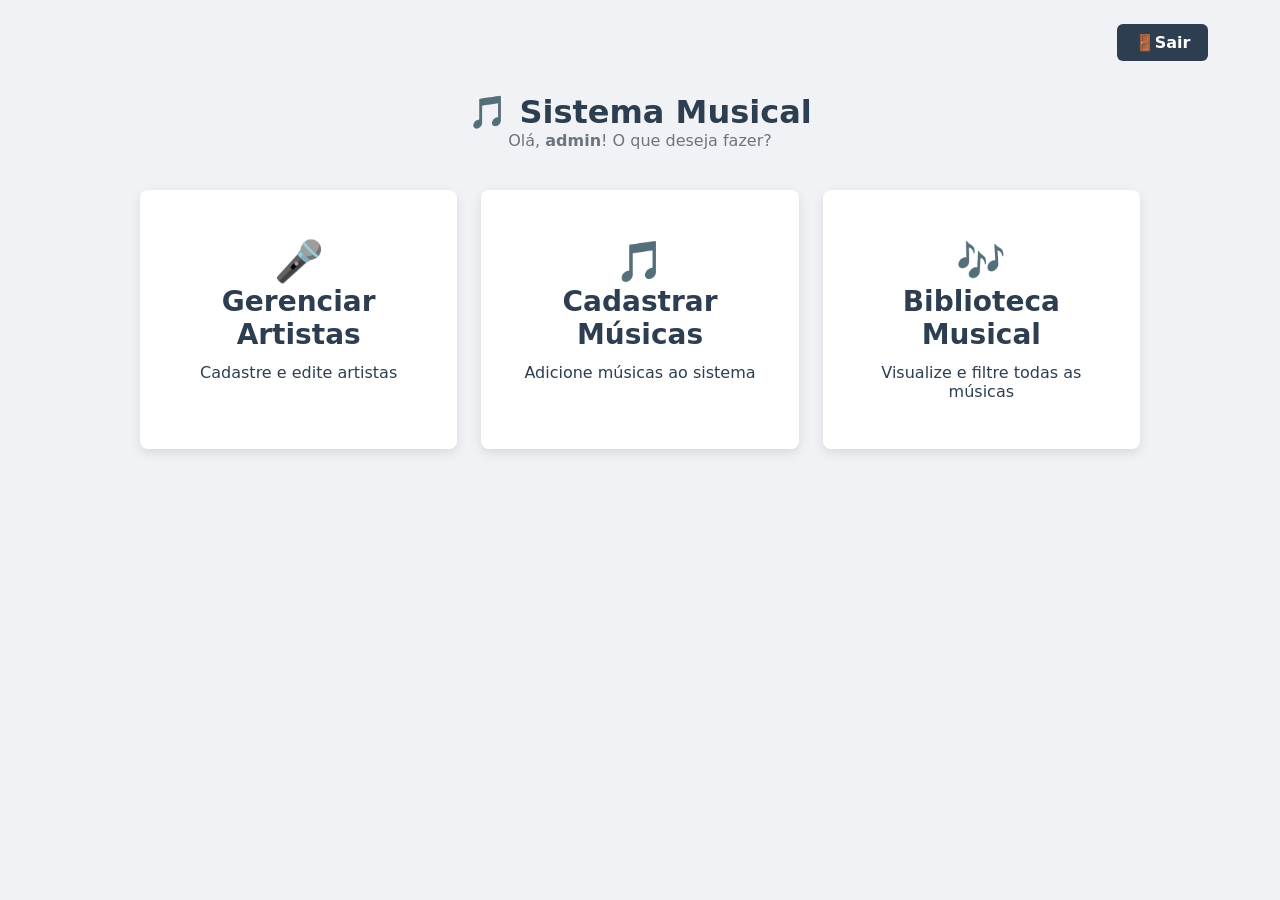
<file: index.html>
<!doctype html>
<html lang="pt-BR">
  <head>
    <meta charset="UTF-8" />
    <meta name="viewport" content="width=device-width, initial-scale=1.0" />
    <title>Sistema Musical</title>
    <link rel="shortcut icon" href="favicon.ico" type="image/x-icon" />
    <link rel="stylesheet" href="styles.css" />
  </head>
  <body>
    <div class="container">
      <div class="topbar">
        <a href="login.html" class="btn-back">🚪Sair</a>
      </div>

      <div class="page-header">
        <h1>🎵 Sistema Musical</h1>
        <p>Olá, <strong>admin</strong>! O que deseja fazer?</p>
      </div>

      <div class="menu-grid">
        <div class="menu-card">
          <a href="cadastro_artista.html">
            <div class="menu-icon">🎤</div>
            <h2>Gerenciar Artistas</h2>
            <p>Cadastre e edite artistas</p>
          </a>
        </div>

        <div class="menu-card">
          <a href="cadastro_musica.html">
            <div class="menu-icon">🎵</div>
            <h2>Cadastrar Músicas</h2>
            <p>Adicione músicas ao sistema</p>
          </a>
        </div>

        <div class="menu-card">
          <a href="listagem_musicas.html">
            <div class="menu-icon">🎶</div>
            <h2>Biblioteca Musical</h2>
            <p>Visualize e filtre todas as músicas</p>
          </a>
        </div>
      </div>
    </div>
  </body>
</html>
</file>
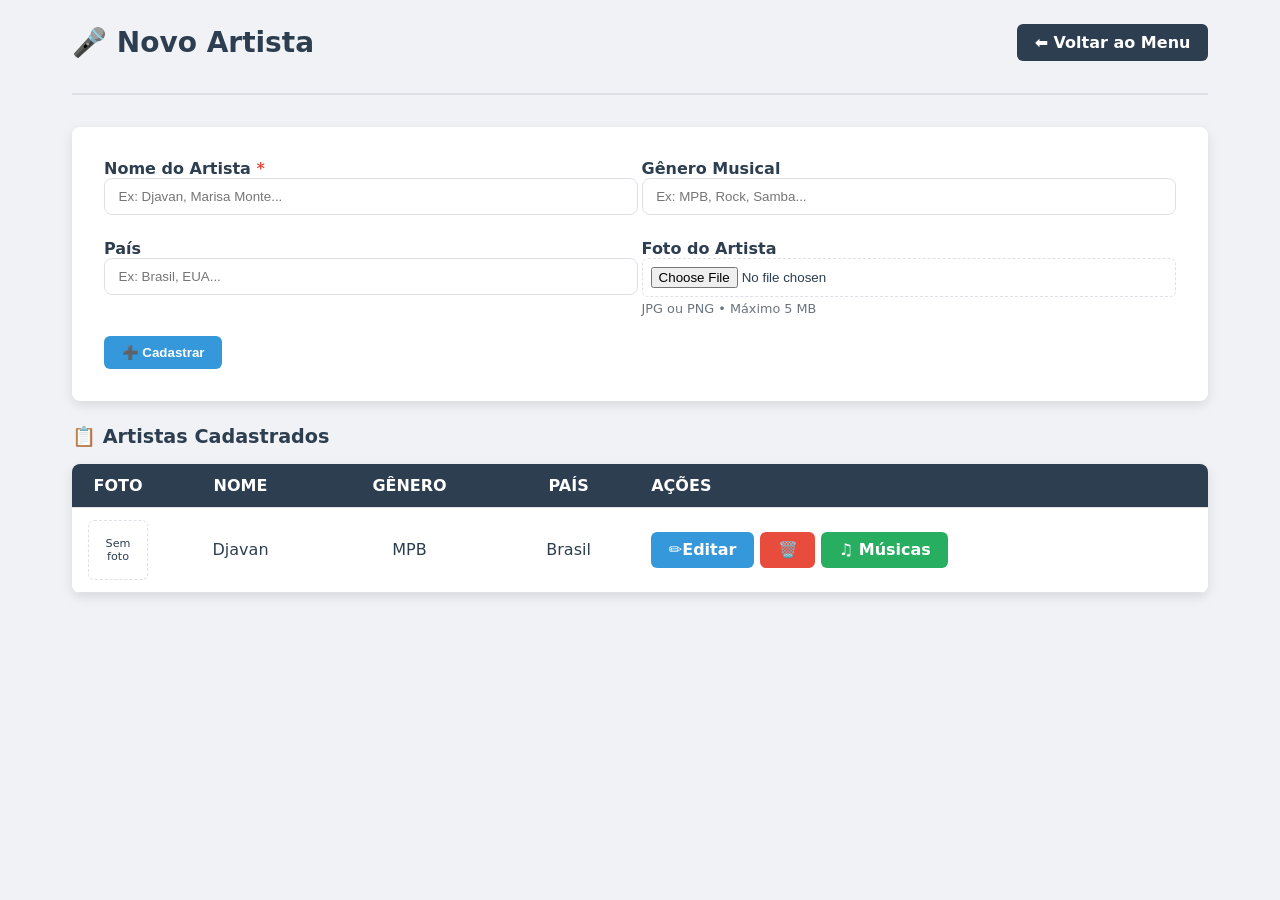
<file: cadastro_artista.html>
<!doctype html>
<html lang="pt-BR">
  <head>
    <meta charset="UTF-8" />
    <meta name="viewport" content="width=device-width, initial-scale=1.0" />
    <title>Novo Artista</title>
    <link rel="shortcut icon" href="favicon.ico" type="image/x-icon" />
    <link rel="stylesheet" href="styles.css" />
  </head>
  <body>
    <div class="container">
      <div class="page-header-bar">
        <h2>🎤 Novo Artista</h2>
        <div class="header-actions">
          <a href="index.html" class="btn-back">⬅ Voltar ao Menu</a>
        </div>
      </div>

      <form method="post" action="#" enctype="multipart/form-data">
        <div class="form-grid">
          <div class="form-group">
            <label for="nome"
              >Nome do Artista <span style="color: var(--red)">*</span></label
            >
            <input
              type="text"
              name="nome"
              id="nome"
              required
              placeholder="Ex: Djavan, Marisa Monte..."
            />
          </div>

          <div class="form-group">
            <label for="genero">Gênero Musical</label>
            <input
              type="text"
              name="genero"
              id="genero"
              required
              placeholder="Ex: MPB, Rock, Samba..."
            />
          </div>

          <div class="form-group">
            <label for="pais">País</label>
            <input
              type="text"
              name="pais"
              id="pais"
              required
              placeholder="Ex: Brasil, EUA..."
            />
          </div>

          <div class="form-group">
            <label for="imagem">Foto do Artista</label>
            <input type="file" name="imagem" id="imagem" accept="image/*" />
            <small>JPG ou PNG • Máximo 5 MB</small>
          </div>
        </div>
        <button class="btn-primary">➕ Cadastrar</button>
      </form>

      <h3>📋 Artistas Cadastrados</h3>

      <div class="table-container">
        <!-- TABELA FAZER NO BACKEND -->
        <table>
          <thead>
            <tr>
              <th class="col-foto">Foto</th>
              <th>Nome</th>
              <th>Gênero</th>
              <th>País</th>
              <th class="col-acoes">Ações</th>
            </tr>
          </thead>

          <tbody>
            <tr>
              <td>
                <div class="no-image">Sem<br />foto</div>
              </td>
              <td>Djavan</td>
              <td>MPB</td>
              <td>Brasil</td>
              <td>
                <div class="action-buttons">
                  <a href="#" class="btn-edit">✏️Editar</a>
                  <a href="#" class="btn-delete">🗑️</a>
                  <a href="cadastro_musica.html" class="btn-music">♫ Músicas</a>
                </div>
              </td>
            </tr>
          </tbody>
        </table>
      </div>
    </div>
  </body>
</html>
</file>
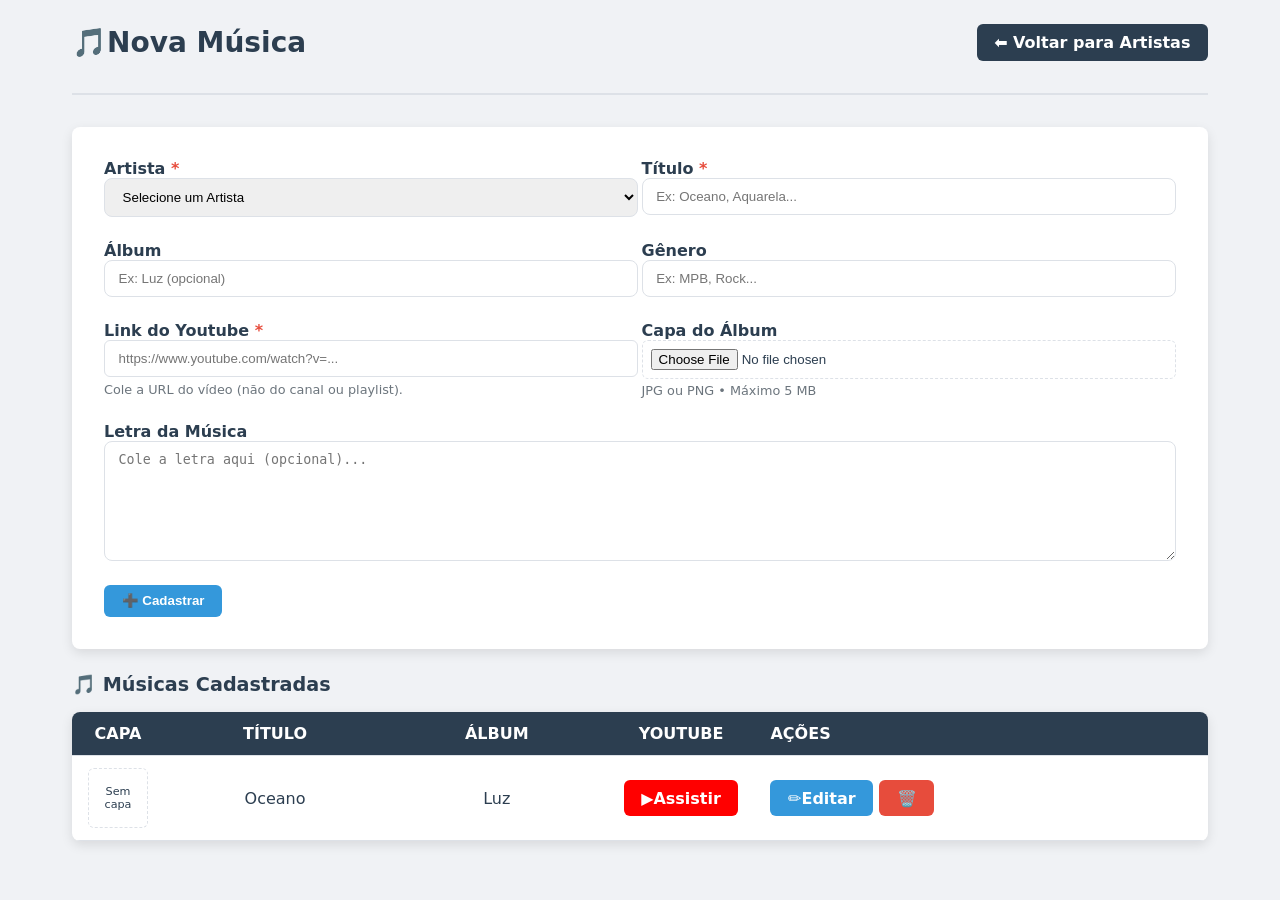
<file: cadastro_musica.html>
<!doctype html>
<html lang="pt-BR">
  <head>
    <meta charset="UTF-8" />
    <meta name="viewport" content="width=device-width, initial-scale=1.0" />
    <title>Nova Música</title>
    <link rel="shortcut icon" href="favicon.ico" type="image/x-icon" />
    <link rel="stylesheet" href="styles.css" />
  </head>
  <body>
    <div class="container">
      <div class="page-header-bar">
        <h2>🎵Nova Música</h2>
        <div class="header-actions">
          <a href="cadastro_artista.html" class="btn-back"
            >⬅ Voltar para Artistas</a
          >
        </div>
      </div>

      <form action="#" method="post" enctype="multipart/form-data">
        <div class="form-grid">
          <div class="form-group">
            <label for="artista_id"
              >Artista <span style="color: var(--red)">*</span></label
            >
            <select name="artista_id" id="artista_id" required>
              <option value="">Selecione um Artista</option>
              <option value="1">Djavan</option>
              <option value="2">Emicida</option>
            </select>
          </div>

          <div class="form-group">
            <label for="titulo"
              >Título <span style="color: var(--red)">*</span></label
            >
            <input
              type="text"
              name="titulo"
              id="titulo"
              placeholder="Ex: Oceano, Aquarela..."
              required
            />
          </div>

          <div class="form-group">
            <label for="album">Álbum</label>
            <input
              type="text"
              name="album"
              id="album"
              placeholder="Ex: Luz (opcional)"
            />
          </div>

          <div class="form-group">
            <label for="genereo">Gênero</label>
            <input
              type="text"
              name="genero"
              id="genero"
              placeholder="Ex: MPB, Rock..."
            />
          </div>

          <div class="form-group">
            <label for="youtube_link"
              >Link do Youtube <span style="color: var(--red)">*</span></label
            >
            <input
              type="url"
              name="youtube_link"
              id="youtube_link"
              placeholder="https://www.youtube.com/watch?v=..."
              required
            />
            <small>Cole a URL do vídeo (não do canal ou playlist).</small>
          </div>

          <div class="form-group">
            <label for="imagem_capa">Capa do Álbum</label>
            <input type="file" id="imagem_capa" accept="image/*" />
            <small>JPG ou PNG • Máximo 5 MB</small>
          </div>

          <div class="form-group full">
            <label for="letra">Letra da Música</label>
            <textarea
              name="letra"
              id="letra"
              placeholder="Cole a letra aqui (opcional)..."
            ></textarea>
          </div>
        </div>
        <button class="btn-primary">➕ Cadastrar</button>
      </form>

      <h3>🎵 Músicas Cadastradas</h3>
      <div class="table-container">
        <table>
          <thead>
            <tr>
              <th class="col-capa">Capa</th>
              <th>Título</th>
              <th>Álbum</th>
              <th class="col-youtube">YouTube</th>
              <th class="col-acoes">Ações</th>
            </tr>
          </thead>
          <tbody>
            <tr>
              <td>
                <div class="no-image">Sem<br />capa</div>
              </td>
              <td>Oceano</td>
              <td>Luz</td>
              <td>
                <a href="#" target="_blank" class="btn-youtube">▶Assistir</a>
              </td>
              <td>
                <div class="action-buttons">
                  <a href="#" class="btn-edit">✏️Editar</a>
                  <a href="#" class="btn-delete">️🗑️</a>
                </div>
              </td>
            </tr>
          </tbody>
        </table>
      </div>
    </div>
  </body>
</html>
</file>
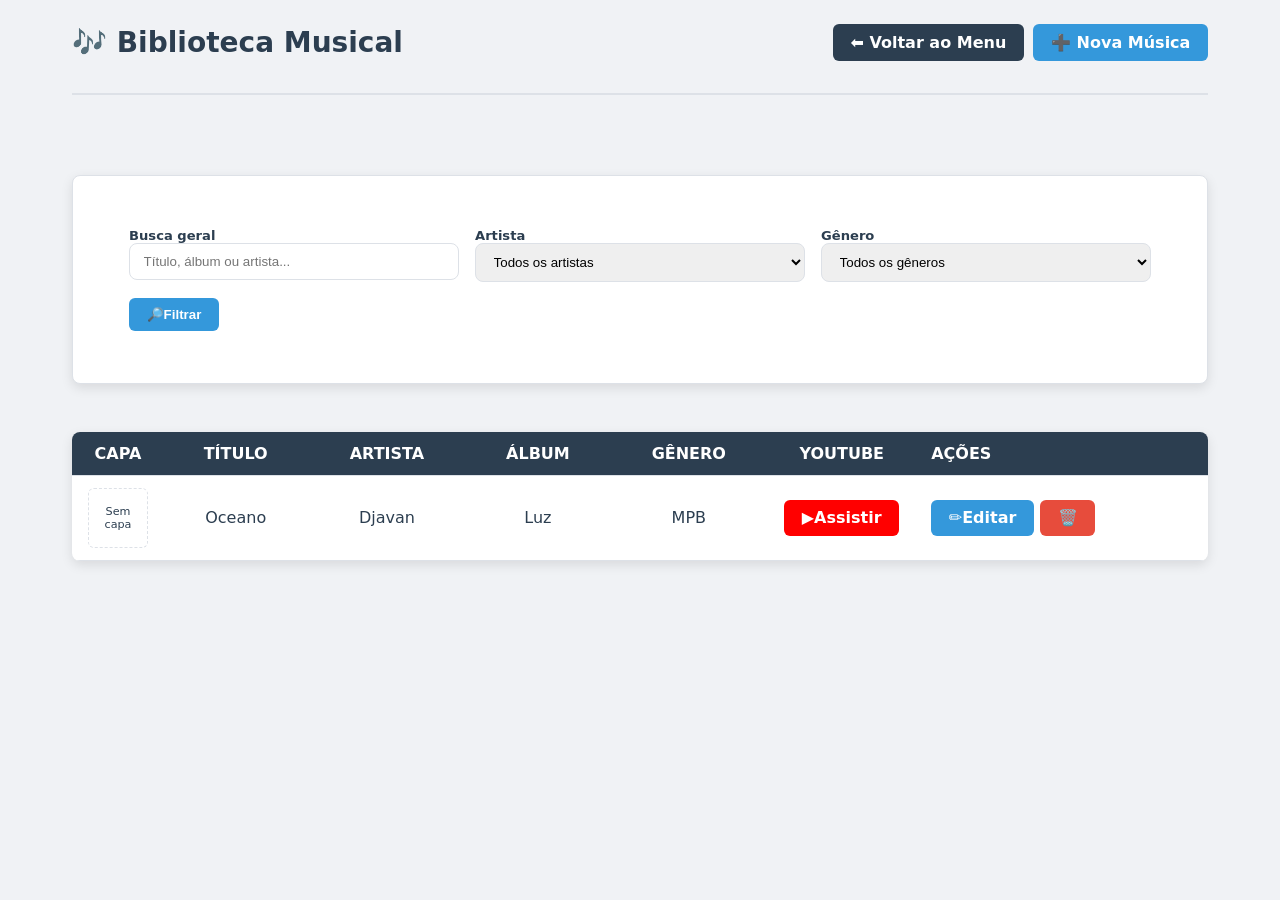
<file: listagem_musicas.html>
<!doctype html>
<html lang="pt-BR">
  <head>
    <meta charset="UTF-8" />
    <meta name="viewport" content="width=device-width, initial-scale=1.0" />
    <title>Biblioteca Musical</title>
    <link rel="shortcut icon" href="favicon.ico" type="image/x-icon" />
    <link rel="stylesheet" href="styles.css" />
  </head>
  <body>
    <div class="container listagem-musicas">
      <div class="page-header-bar">
        <h2>🎶 Biblioteca Musical</h2>
        <div class="header-actions">
          <a href="index.html" class="btn-back">⬅ Voltar ao Menu</a>
          <a href="cadastro_musica.html" class="btn-primary">➕ Nova Música</a>
        </div>
      </div>

      <div class="filters">
        <form method="get" class="filter-form" action="#">
          <div class="filter-group">
            <div class="filter-item">
              <label for="busca">Busca geral</label>
              <input
                type="text"
                name="busca"
                id="busca"
                placeholder="Título, álbum ou artista..."
              />
            </div>

            <div class="filter-item">
              <label for="artista">Artista</label>
              <select name="artista" id="artista">
                <option value="">Todos os artistas</option>
                <option value="1">Djavan</option>
              </select>
            </div>

            <div class="filter-item">
              <label for="genero">Gênero</label>
              <select name="genero" id="genero">
                <option value="">Todos os gêneros</option>
                <option value="1">Sertanejo</option>
              </select>
            </div>
          </div>
          <div class="filter-actions">
            <button type="submit" class="btn-primary">🔎Filtrar</button>
          </div>
        </form>
      </div>
      <div class="table-container">
        <table>
          <thead>
            <tr>
              <th class="col-capa">Capa</th>
              <th>Título</th>
              <th>Artista</th>
              <th>Álbum</th>
              <th>Gênero</th>
              <th class="col-youtube">YouTube</th>
              <th class="col-acoes">Ações</th>
            </tr>
          </thead>

          <tbody>
            <tr>
              <td>
                <div class="no-image">Sem<br />capa</div>
              </td>
              <td>Oceano</td>
              <td>Djavan</td>
              <td>Luz</td>
              <td>MPB</td>
              <td>
                <a href="#" target="_blank" class="btn-youtube">▶Assistir</a>
              </td>
              <td>
                <div class="action-buttons">
                  <a href="#" class="btn-edit">✏️Editar</a>
                  <a href="#" class="btn-delete">🗑️</a>
                </div>
              </td>
            </tr>
          </tbody>
        </table>
      </div>
    </div>
  </body>
</html>
</file>
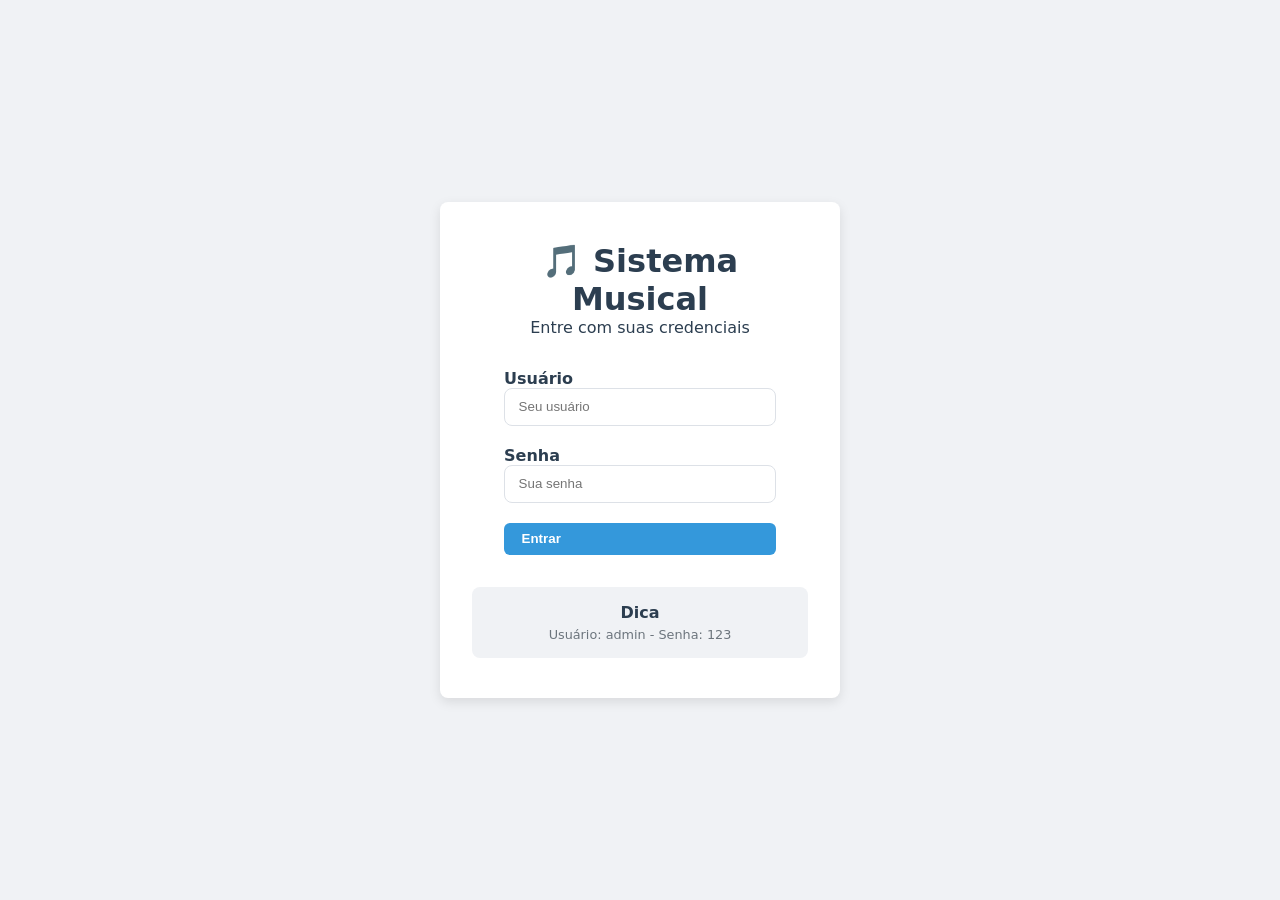
<file: login.html>
<!-- FEITO POR: Thiago Marcelino Vieira  -->
<!doctype html>
<html lang="pt-BR">
  <head>
    <meta charset="UTF-8" />
    <meta name="viewport" content="width=device-width, initial-scale=1.0" />
    <title>Login</title>
    <link rel="shortcut icon" href="favicon.ico" type="image/x-icon" />
    <link rel="stylesheet" href="styles.css" />
  </head>
  <body class="login-body">
    <div class="login-card">
      <div class="login-header">
        <h1>🎵 Sistema Musical</h1>
        <p>Entre com suas credenciais</p>
      </div>

      <form action="" method="post">
        <div class="form-group">
          <label for="user">Usuário</label>
          <input
            type="text"
            name="user"
            id="user"
            placeholder="Seu usuário"
            required
          />
        </div>

        <div class="form-group">
          <label for="password">Senha</label>
          <input
            type="password"
            name="password"
            id="password"
            placeholder="Sua senha"
            required
          />
        </div>

        <button type="submit" class="btn-primary">Entrar</button>
      </form>

      <div class="login-hint">
        <p><strong>Dica</strong></p>
        <small>Usuário: admin - Senha: 123</small>
      </div>
    </div>
  </body>
</html>
</file>
<file: styles.css>
/* Variáveis */
:root {
  --primary: #2c3e50;
  --blue: #3498db;
  --blue-dark: #2980b9;
  --green: #27ae60;
  --red: #e74c3c;
  --red-dark: #c0392b;
  --bg: #f0f2f5;
  --surface: #ffffff;
  --border: #dde1e7;
  --text: #2c3e50;
  --text-muted: #6c757d;
  --shadow-sm: 0 1px 3px rgba(0, 0, 0, 0.08);
  --shadow-md: 0 4px 12px rgba(0, 0, 0, 0.1);
  --radius: 8px;
  --font: "Segoe UI", system-ui, -apple-system, sans-serif;
}

/* GLOBAL */
* {
  margin: 0;
  padding: 0;
  box-sizing: border-box;
}

body {
  font-family: var(--font);
  background-color: var(--bg);
  color: var(--primary);
}

.container {
  max-width: 1200px;
  margin: 0 auto;
  padding: 24px 32px;
}

.topbar {
  display: flex;
  justify-content: flex-end;
  margin-bottom: 2rem;
}

.page-header {
  text-align: center;
  margin-bottom: 2.5rem;
}

.page-header h1 {
  font-size: 2rem;
  color: var(--primary);
}

.page-header p {
  color: var(--text-muted);
}

h2 {
  font-size: 1.75rem;
  color: var(--primary);
  padding-bottom: 0.75rem;
  font-weight: 600;
}

form {
  background-color: var(--surface);
  padding: 2rem;
  border-radius: var(--radius);
  box-shadow: var(--shadow-md);
}

.form-group {
  margin-bottom: 1.25rem;
}

label {
  display: block;
  font-weight: 600;
}

input[type="text"],
input[type="password"],
textarea,
select {
  width: 100%;
  padding: 0.65rem 0.85rem;
  border: 1.5px solid var(--border);
  border-radius: var(--radius);
}

input:focus {
  outline: none;
  border-color: var(--blue);
}

.btn-primary,
.btn-edit,
.btn-delete,
.btn-music,
.btn-back,
.btn-youtube {
  display: inline-flex;
  padding: 0.55rem 1.1rem;
  border: none;
  border-radius: 6px;
  font-weight: 600;
  cursor: pointer;
  text-decoration: none;
  transition: all 0.3s ease;
}

.btn-primary {
  background: var(--blue);
  color: var(--surface);
}

.btn-primary:hover {
  background: var(--blue-dark);
  transform: translateY(-1px);
}

.btn-back {
  background-color: var(--primary);
  color: #fff;
}

.page-header-bar {
  display: flex;
  align-items: center;
  justify-content: space-between;
  gap: 1rem;
  border-bottom: 2px solid var(--border);
  flex-wrap: wrap;
  padding-bottom: 2rem;
  margin-bottom: 2rem;
}

.page-header-bar h2 {
  margin: 0;
  padding: 0;
  border: none;
}

.page-header-bar .header-actions {
  display: flex;
  gap: 0.6rem;
}

.table-container {
  background: var(--surface);
  border-radius: var(--radius);
  box-shadow: var(--shadow-md);
  overflow: hidden;
}

table {
  width: 100%;
  border-collapse: collapse;
}

th,
td {
  padding: 12px 16px;
  text-align: center;
  border-bottom: 1px solid var(--border);
}

th {
  background: var(--primary);
  color: #fff;
  text-transform: uppercase;
}

tbody tr:hover {
  background: #f8fafc;
}

/* AULA 1 - Login */
.login-body {
  display: flex;
  justify-content: center;
  align-items: center;
  min-height: 100vh;
}

.login-card {
  background: var(--surface);
  padding: 2.5rem 2rem;
  border-radius: var(--radius);
  box-shadow: var(--shadow-md);
  max-width: 400px;
}

.login-card form {
  background: none;
  box-shadow: none;
}

.login-header {
  text-align: center;
}

.login-card .btn-primary {
  width: 100%;
}

.login-hint {
  background: var(--bg);
  text-align: center;
  padding: 1rem;
  border-radius: var(--radius);
}

/* AULA 1 - Index */
.menu-grid {
  display: grid;
  grid-template-columns: repeat(auto-fit, minmax(240px, 1fr));
  gap: 1.5rem;
  max-width: 1000px;
  margin: 0 auto;
}

.menu-card {
  padding-block: 1rem;
  border-radius: var(--radius);
  background-color: var(--surface);
  box-shadow: var(--shadow-md);
  transition: all 0.2s;
}

.menu-card:hover {
  transform: translateY(-5px);
}

.menu-card a {
  display: block;
  padding: 2rem 1.5rem;
  text-align: center;
  text-decoration: none;
  color: var(--primary);
}

.menu-icon {
  font-size: 2.5rem;
}

.menu-header {
  text-align: center;
  margin-block: 3rem;
}

/* AULA 2 - Listagem Músicas */
.listagem-musicas {
  display: flex;
  flex-direction: column;
  gap: 3rem;
}

.btn-edit {
  background: var(--blue);
  color: #fff;
}

.btn-edit:hover {
  background-color: var(--blue-dark);
}

.btn-delete {
  background: var(--red);
  color: #fff;
}

.btn-delete:hover {
  background-color: var(--red-dark);
}

.btn-youtube {
  background: #ff0000;
  color: #fff;
}

.btn-youtube:hover {
  background-color: #cc0000;
}

.filters {
  background: var(--surface);
  padding: 1.25rem 1.5rem;
  border-radius: var(--radius);
  border: 1px solid var(--border);
  box-shadow: var(--shadow-md);
}

.filter-form {
  box-shadow: none;
}

.filter-group {
  display: flex;
  gap: 1rem;
  flex-wrap: wrap;
  margin-bottom: 1rem;
}

.filter-item {
  flex: 1;
  min-width: 180px;
}

.filter-item label {
  font-size: 0.82rem;
}

.col-foto,
.col-capa {
  width: 90px;
  white-space: nowrap;
}

.col-youtube {
  width: 110px;
  white-space: nowrap;
}

.col-acoes {
  white-space: nowrap;
  text-align: left;
}

.action-buttons {
  display: flex;
  gap: 6px;
  align-items: center;
}

.no-image {
  width: 60px;
  height: 60px;
  border: 1.5px dashed var(--border);
  border-radius: 6px;
  display: flex;
  align-items: center;
  justify-content: center;
  font-size: 0.7rem;
}

/* AULA 3 - Cadastro Artista */
.form-grid {
  display: grid;
  grid-template-columns: 1fr 1fr;
  gap: 0.2rem;
}

.form-actions {
  display: flex;
  gap: 0.75rem;
  align-items: center;
  margin-top: 0.5rem;
}

input[type="file"] {
  width: 100%;
  padding: 0.5rem;
  border: 1.5px dashed var(--border);
  border-radius: 6px;
}

small {
  display: block;
  margin-top: 0.3rem;
  font-size: 0.8rem;
  color: var(--text-muted);
}

h3 {
  font-size: 1.2rem;
  color: var(--primary);
  margin-block: 1.5rem 1rem;
}

.btn-music {
  background-color: var(--green);
  color: #fff;
}

/* AULA 4 - Cadastro Música */
input[type="number"],
input[type="url"],
input[type="date"] {
  width: 100%;
  padding: 0.65rem 0.85rem;
  border: 1.5px solid var(--border);
  border-radius: 6px;
}

textarea {
  min-height: 120px;
  resize: vertical;
}

.form-grid .form-group.full {
  grid-column: 1 / -1;
}

/* SPRINT 2 */
.message.success {
  background: #68ff8b;
}

.message.error {
  background: #ff6c78;
}

.current-image img {
  width: 64px;
  height: 64px;
}

.table-thumbnail {
  width: 60px;
  object-fit: cover;
}

.text-center {
  text-align: center;
}

/* RESPONSIVIDADE */
@media (max-width: 768px) {
  .container {
    padding: 16px;
  }
  h2 {
    font-size: 1.4rem;
  }
  form {
    padding: 1.25rem;
  }
  .form-grid {
    grid-template-columns: 1fr;
  }
  .filter-group {
    flex-direction: column;
    gap: 0.75rem;
  }
  .filter-item {
    min-width: 100%;
  }
  .table-container {
    overflow-x: auto;
  }
  table {
    min-width: 560px;
  }
  th,
  td {
    padding: 10px 12px;
    font-size: 0.85rem;
  }
  .table-thumbnail,
  .no-image {
    width: 48px;
    height: 48px;
  }
  .col-foto,
  .col-capa {
    width: 68px;
  }
  .action-buttons {
    flex-wrap: wrap;
    gap: 4px;
  }
  .btn-edit,
  .btn-delete,
  .btn-music,
  .btn-youtube {
    padding: 0.4rem 0.7rem;
    font-size: 0.78rem;
  }
  .menu-grid {
    grid-template-columns: 1fr;
  }
}
</file>
